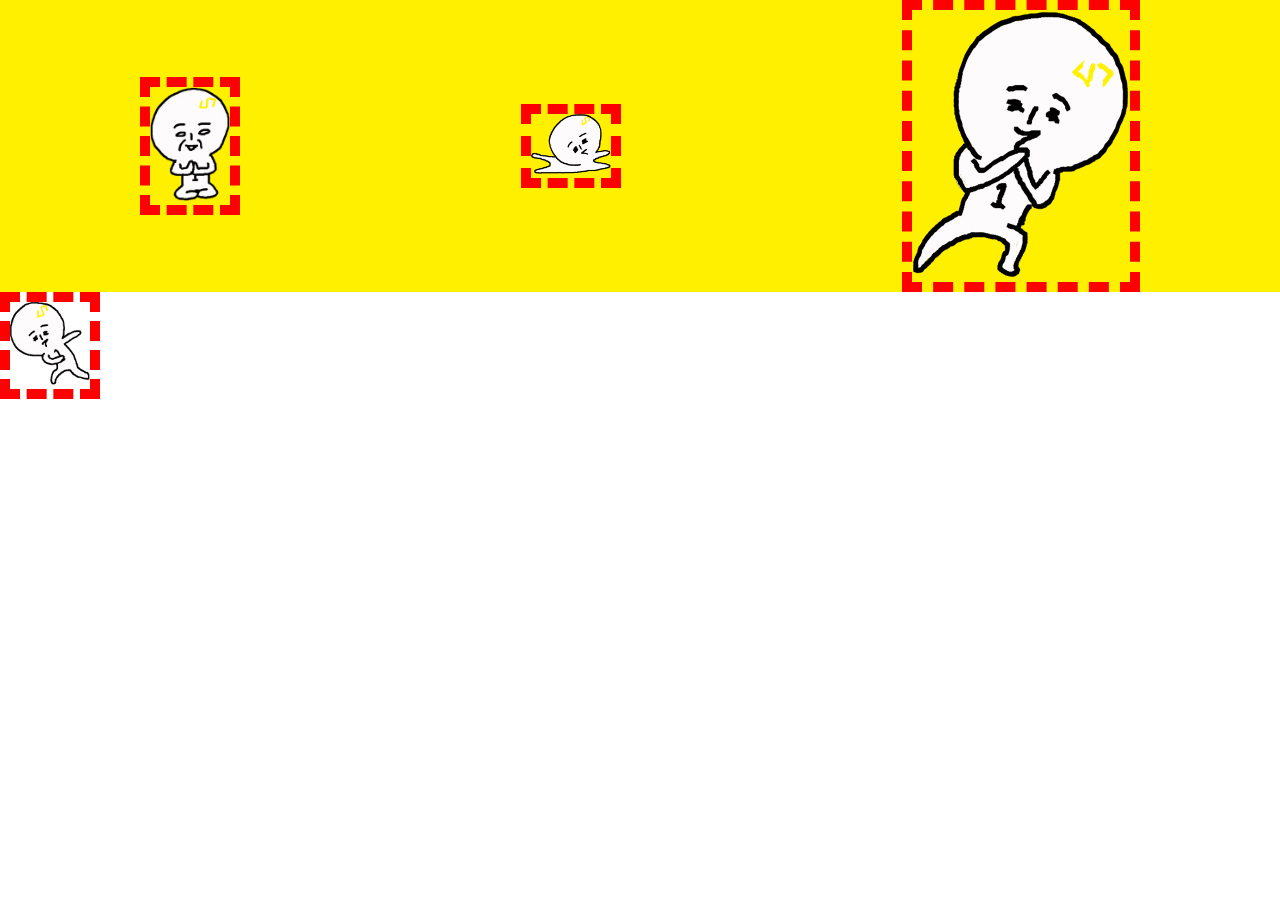
<file: Webstudy/section3/index.html>
<!DOCTYPE html>
<html>
<head>
    <meta charset="UTF-8">
    <meta name="viewport" content="width=device-width, initial-scale=1.0">
    <meta http-equiv="X-UA-Compatible" content="ie=edge">
    <title>Interactive Web</title>
    <link rel="stylesheet" href="css/reset.css">
    <style>
        img {
            max-width: 100%;
            height: auto;
        }
        .characters {
            display: flex;
            align-items: center;
            justify-content: space-around;
            background: #fff000;
        }
        .ilbuni {
            width: 100px;
            cursor: pointer;
        }
        .characters .ilbuni {
            display: inline-block;
        }
        .special {
            border: 10px dashed red;
        }
    </style>
</head>
<body>
    <div class="characters">
        <div class="ilbuni a">
            <img src="images/ilbuni_0.png" alt="일분이">
        </div>
        <div class="ilbuni b">
            <img src="images/ilbuni_1.png" alt="일분이">
        </div>
        <div class="ilbuni c">
            <img src="images/ilbuni_2.png" alt="일분이">
        </div>
    </div>
    <div class="ilbuni d">
        <img src="images/ilbuni_3.png" alt="일분이">
    </div>

    <script>
      let image = document.querySelectorAll(".ilbuni");
      
      for(i=0;i<image.length ;i++){
          console.log(image[i]);
          image[i].classList.add('special');
      }
      image[2].classList.remove('ilbuni');
      
    </script>
</body>
</html>
</file>
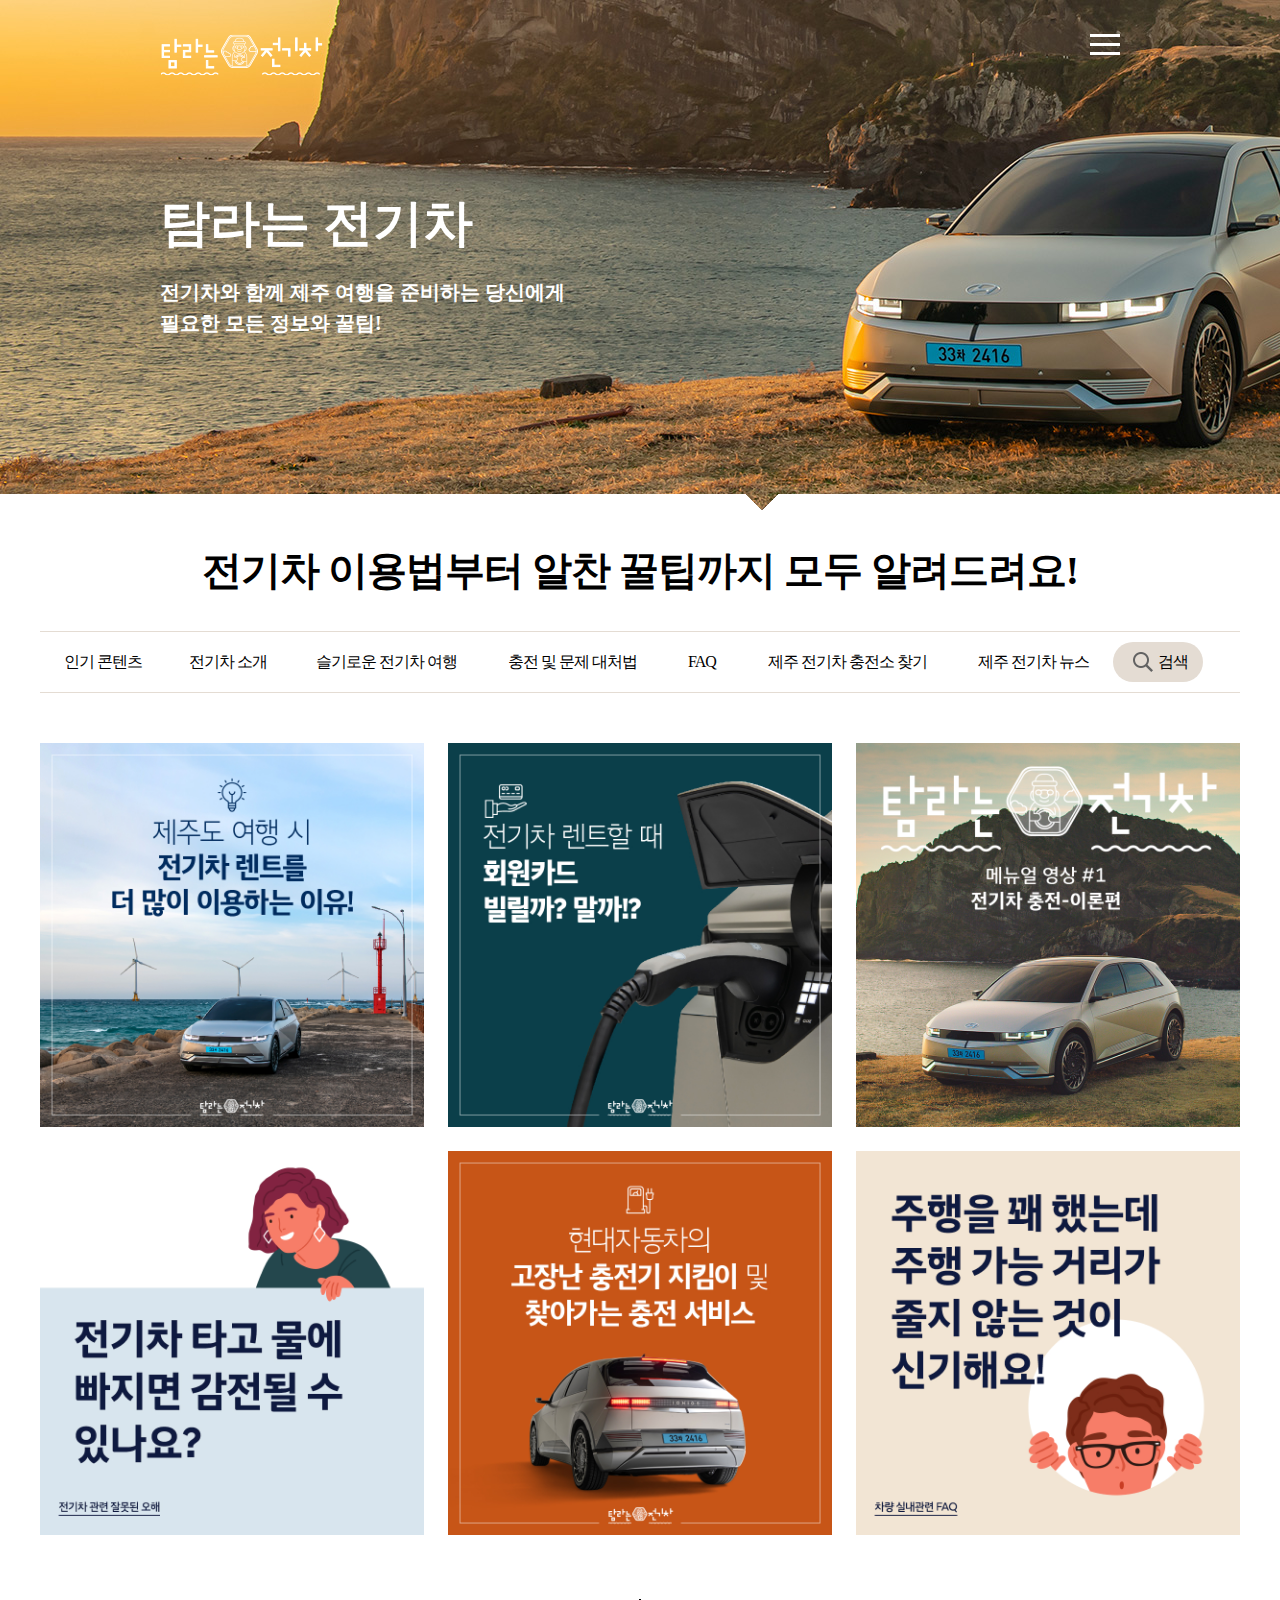
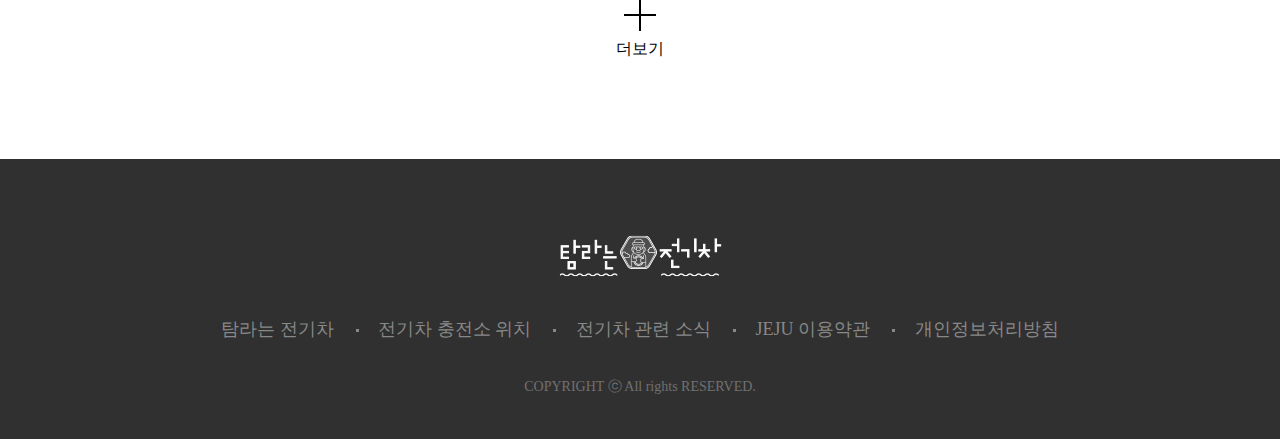
<file: Clone Coding/clonecoding.html>
<!DOCTYPE html>
<html lang="en">
<head>
    <meta charset="UTF-8">
    <meta http-equiv="X-UA-Compatible" content="IE=edge">
    <meta name="viewport" content="width=device-width, initial-scale=1.0">
    <title>탐라는 전기차</title>
    <link rel="stylesheet" href="style.css">
</head>
<body>
    <div class = "maincontents">
        <header>
            <div class = "menu-in">
                <h1>
                    <a href = "#a" class = "logo">
                        <img src="/Clone Coding/Image/www_tamraev_com/logo.png" alt="탐라는 전기차">
                    </a>
                </h1>
                <a href = "#a" class = "whole">
                    <div></div>
                    <div></div>
                    <div></div>
                </a>
            </div>
        </header>

        <div class = "container">
            <div class = "mainImg">
                <img src="/Clone Coding/Image/www_tamraev_com/main_slider_1.jpg" alt="탐라는 전기차">
            </div>

            <div class = "title">
                <h2>탐라는 전기차</h2> 
                <h3>전기차와 함께 제주 여행을 준비하는 당신에게<br>
                    필요한 모든 정보와 꿀팁!</h3>
            </div>

            <ul class = "circle">
                <li></li>
                <li></li>
                <li></li>
            </ul>

            <span class = "arrow">
                <img src = "Image/www_tamraev_com/main_slider_arrow.png">
            </span>
        </div>
    </div>
    <section class = "banner">
        <div>
            <h2>전기차 이용법부터 알찬 꿀팁까지 모두 알려드려요!</h2>
            <ul>
                <li><a href = "#a">인기 콘텐츠</a></li>
                <li><a href = "#a">전기차 소개</a></li>
                <li><a href = "#a">슬기로운 전기차 여행</a></li>
                <li><a href = "#a">충전 및 문제 대처법</a></li>
                <li><a href = "#a">FAQ</a></li>
                <li><a href = "#a">제주 전기차 충전소 찾기</a></li>
                <li><a href = "#a">제주 전기차 뉴스</a></li>
                <li><a href = "#a"><img src = "/Clone Coding/Image/www_tamraev_com/btn_search.png"><span>검색</span></a></li>
            </ul>
        </div>
    </section>

    <section class = "plus">
        <ul class = "top">
            <li><a href="#a"><img src = "/Clone Coding/Image/www_tamraev_com/20210506100948_23669410.jpg"></a></li>
            <li><a href="#a"><img src = "/Clone Coding/Image/www_tamraev_com/20210506112150_17916171.jpg"></a></li>
            <li><a href="#a"><img src = "/Clone Coding/Image/www_tamraev_com/20210506115224_18926848.jpg"></a></li>
        </ul>

        <ul class = "bottom">
            <li><a href="#a"><img src = "/Clone Coding/Image/www_tamraev_com/20210506122040_15842109.jpg"></a></li>
            <li><a href="#a"><img src = "/Clone Coding/Image/www_tamraev_com/20210506114511_93571694.jpg"></a></li>
            <li><a href="#a"><img src = "/Clone Coding/Image/www_tamraev_com/20210506122654_89371205.jpg"></a></li>
        </ul>

        <div class = "H">
            <button class = "more">
                더보기
            </button>
        </div>
    </section>

    <footer>
        <div calss = "inner">
            <p class = "logo">
                <img src = "Image/www_tamraev_com/logo.png">
            </p>
            <ul class = "menu">
                <li><a href = "#a">탐라는 전기차</a></li>
                <li><a href = "#a">전기차 충전소 위치</a></li>
                <li><a href = "#a">전기차 관련 소식</a></li>
                <li><a href = "#a">JEJU  이용약관</a></li>
                <li><a href = "#a">개인정보처리방침</a></li>
            </ul>
            <copyright>
                COPYRIGHT ⓒ All rights RESERVED.
            </copyright>
        </div>
    </footer>
</body>
</html>
</file>
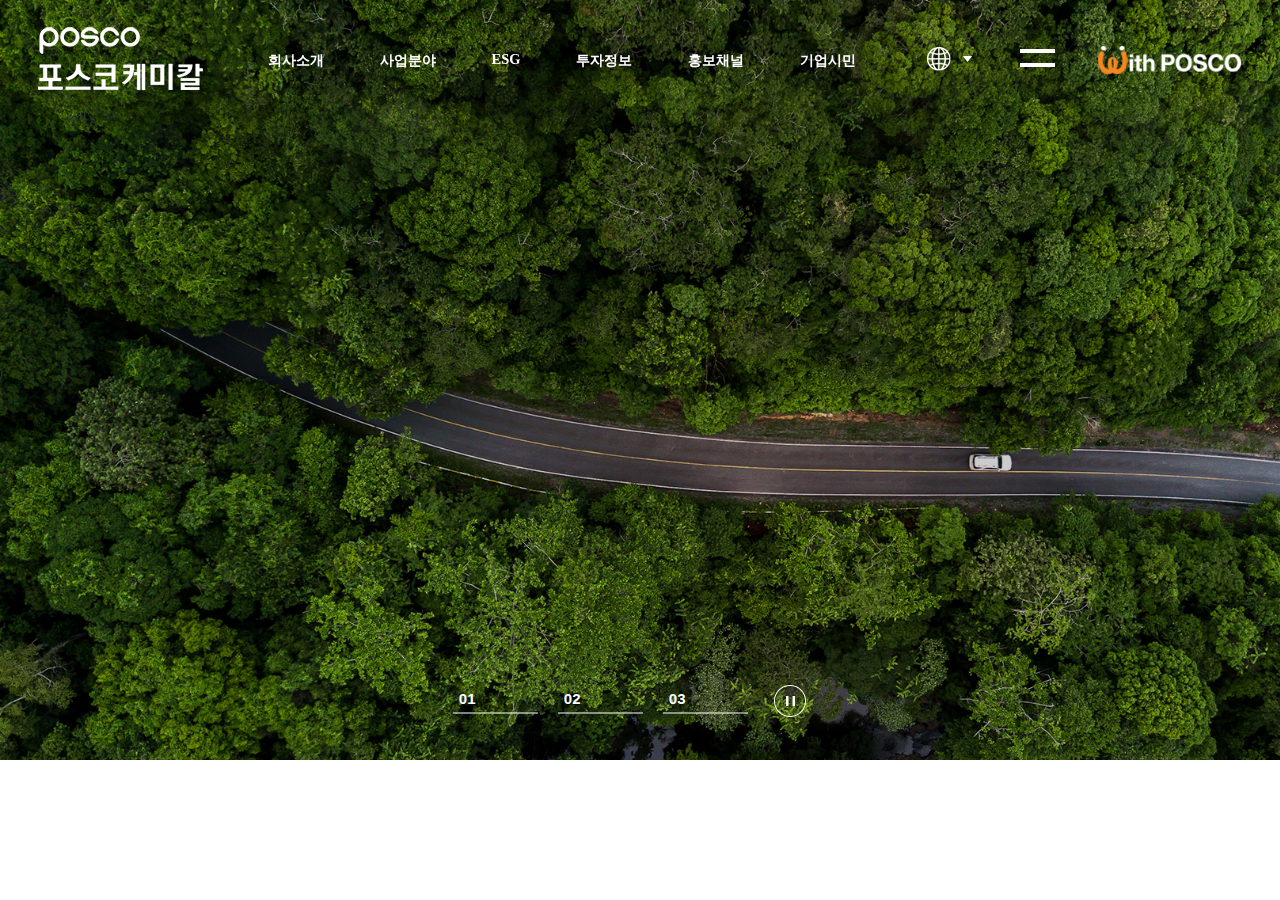
<file: OLGODA/posco.html>
<!DOCTYPE html>
<html lang="ko">
<head>
    <meta charset="UTF-8">
    <meta http-equiv="X-UA-Compatible" content="IE=edge">
    <meta name="viewport" content="width=device-width, initial-scale=1.0">
    <title>포스코케미칼</title>
    <link rel="stylesheet" href="style.css">
</head>
<body>
    <header>
        <div class = "left"><a href="#a">
            <img src="/OLGODA/www_poscochemical_com/site-logo_w.png" alt="로고"></a>
        </div>
        
        <div class = "menu">
            <ul>
                <li><a href="#a">회사소개</a></li>
                <li><a href="#a">사업분야</a></li>
                <li><a href="#a">ESG</a></li>
                <li><a href="#a">투자정보</a></li>
                <li><a href="#a">홍보채널</a></li>
                <li><a href="#a">기업시민</a></li>
            </ul>
        </div>
        <div class = "languge"><button><img src="/OLGODA/www_poscochemical_com/lang_select_w.png"  ></button></div>
        <div class = "more">
            <a href="#a" style="display: inline-block;">
                <div></div>
                <div></div>
            </a>
        </div>
        <img src="/OLGODA/www_poscochemical_com/with_posco_w.png" alt="with posco" height="28px">
    </header>
    <div class="con">
        <div class="image image1"></div>
        <div class="image image2"></div>
        
        <div class = "time">
            <ul>
                <li><button>01</button></li>
                <li><button>02</button></li>
                <li><button>03</button></li>
                <li><button><img src="/OLGODA/www_poscochemical_com/ico_pause.png"></button></li>
            </ul>
        </div>
    </div>
</body>
</html>
</file>
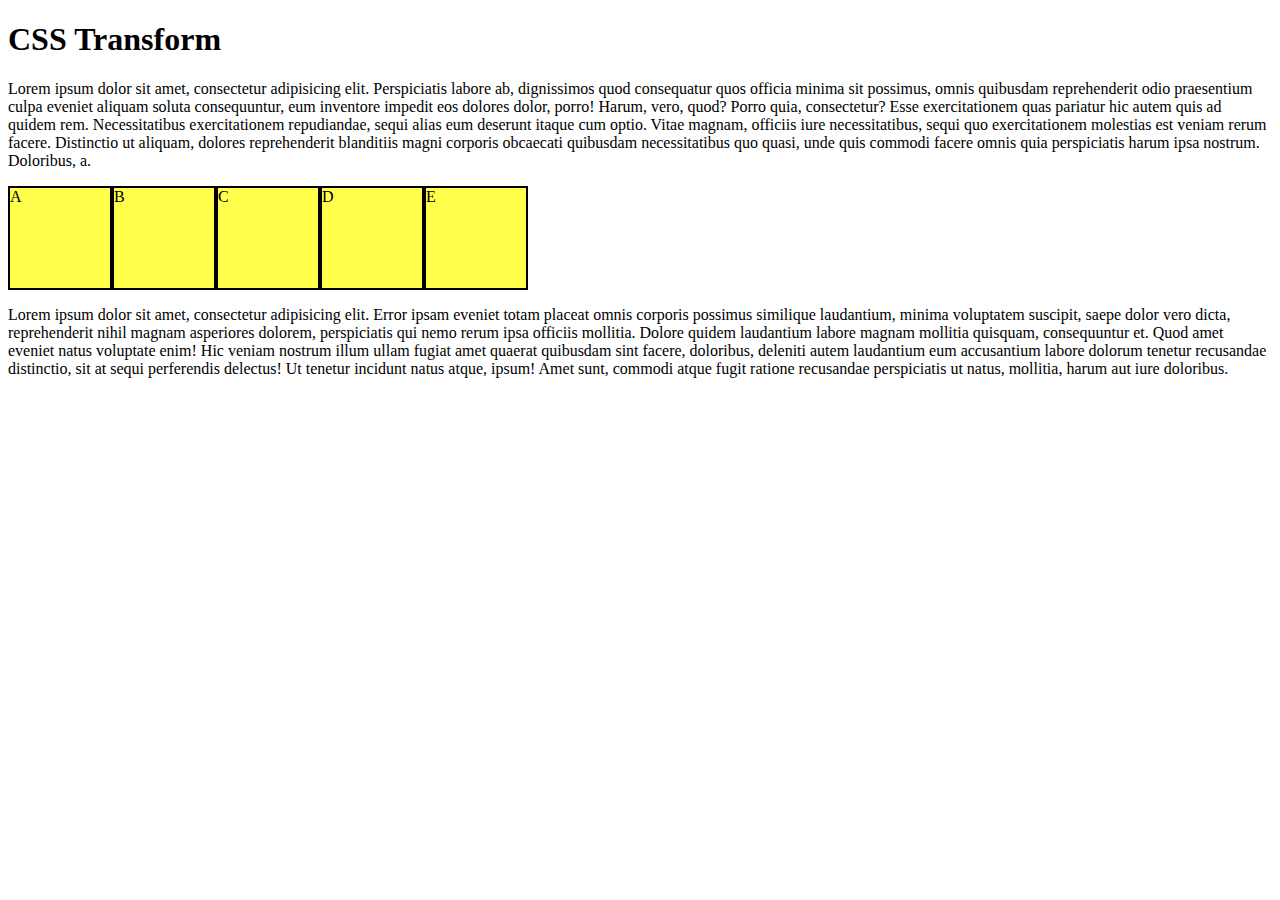
<file: Webstudy/section1/02-transition.html>
<!DOCTYPE html>
<html>
<head>
    <meta charset="UTF-8">
    <meta name="viewport" content="width=device-width, initial-scale=1.0">
    <meta http-equiv="X-UA-Compatible" content="ie=edge">
    <title>Interactive Web</title>
    <!-- <link rel="stylesheet" href="css/reset.css"> -->
    <style>
        .box-container {
            display: flex;
        }
        .box {
            width: 100px;
            height: 100px;
            border: 2px solid black;
			background: rgba(255, 255, 0, 0.7);
			transition: 1s 2s;
        }
        .box:hover {
			width: 200px;
			background: red;
            transform: scale(1.5) /*rotate(15deg)*/;
        }
    </style>
</head>
<body>
    <h1>CSS Transform</h1>
    <p>
        Lorem ipsum dolor sit amet, consectetur adipisicing elit. Perspiciatis labore ab, dignissimos quod consequatur quos officia minima sit possimus, omnis quibusdam reprehenderit odio praesentium culpa eveniet aliquam soluta consequuntur, eum inventore impedit eos dolores dolor, porro! Harum, vero, quod? Porro quia, consectetur? Esse exercitationem quas pariatur hic autem quis ad quidem rem. Necessitatibus exercitationem repudiandae, sequi alias eum deserunt itaque cum optio. Vitae magnam, officiis iure necessitatibus, sequi quo exercitationem molestias est veniam rerum facere. Distinctio ut aliquam, dolores reprehenderit blanditiis magni corporis obcaecati quibusdam necessitatibus quo quasi, unde quis commodi facere omnis quia perspiciatis harum ipsa nostrum. Doloribus, a.
    </p>
    <div class="box-container">
        <div class="box">A</div>
        <div class="box">B</div>
        <div class="box">C</div>
        <div class="box">D</div>
        <div class="box">E</div>
    </div>
    <p>
        Lorem ipsum dolor sit amet, consectetur adipisicing elit. Error ipsam eveniet totam placeat omnis corporis possimus similique laudantium, minima voluptatem suscipit, saepe dolor vero dicta, reprehenderit nihil magnam asperiores dolorem, perspiciatis qui nemo rerum ipsa officiis mollitia. Dolore quidem laudantium labore magnam mollitia quisquam, consequuntur et. Quod amet eveniet natus voluptate enim! Hic veniam nostrum illum ullam fugiat amet quaerat quibusdam sint facere, doloribus, deleniti autem laudantium eum accusantium labore dolorum tenetur recusandae distinctio, sit at sequi perferendis delectus! Ut tenetur incidunt natus atque, ipsum! Amet sunt, commodi atque fugit ratione recusandae perspiciatis ut natus, mollitia, harum aut iure doloribus.
    </p>
</body>
</html>
</file>
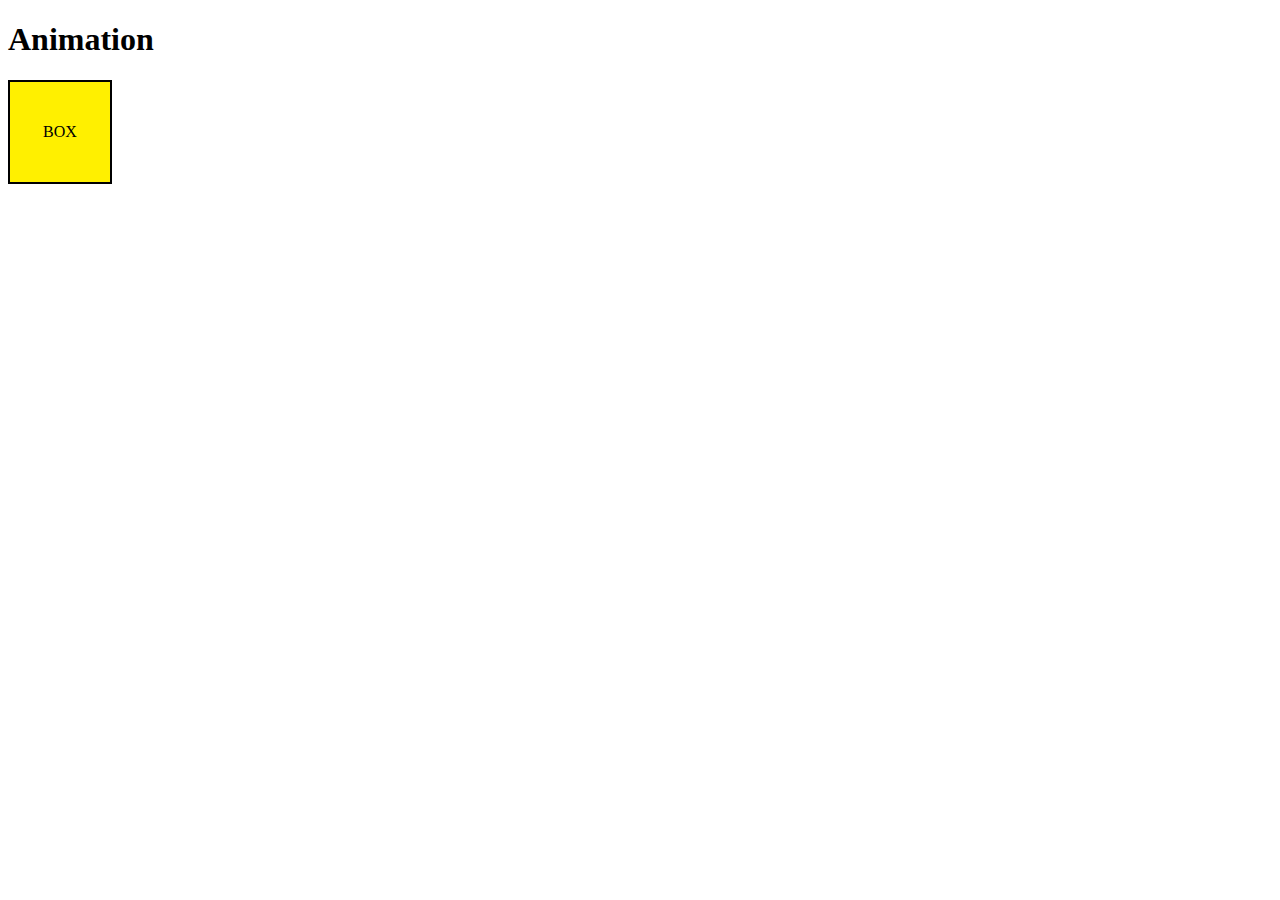
<file: Webstudy/section1/03-animation.html>
<!DOCTYPE html>
<html>
<head>
    <meta charset="UTF-8">
    <meta name="viewport" content="width=device-width, initial-scale=1.0">
    <meta http-equiv="X-UA-Compatible" content="ie=edge">
    <title>Interactive Web</title>
    <style>
        @keyframes sample-ani {
            0% {
                transform: translate(0, 0);
            }
            50% {
                background: red;
                transform: translate(300px, 0);
            }
            100% {
                transform: translate(0, 0);
            }
        }
        .box {
            display: flex;
            align-items: center;
            justify-content: center;
            width: 100px;
            height: 100px;
            border: 2px solid #000;
            background: #fff000;
            animation: sample-ani 2s linear infinite;
        }
    </style>
</head>
<body>
    <h1>Animation</h1>
    <div class="box">BOX</div>
</body>
</html>
</file>
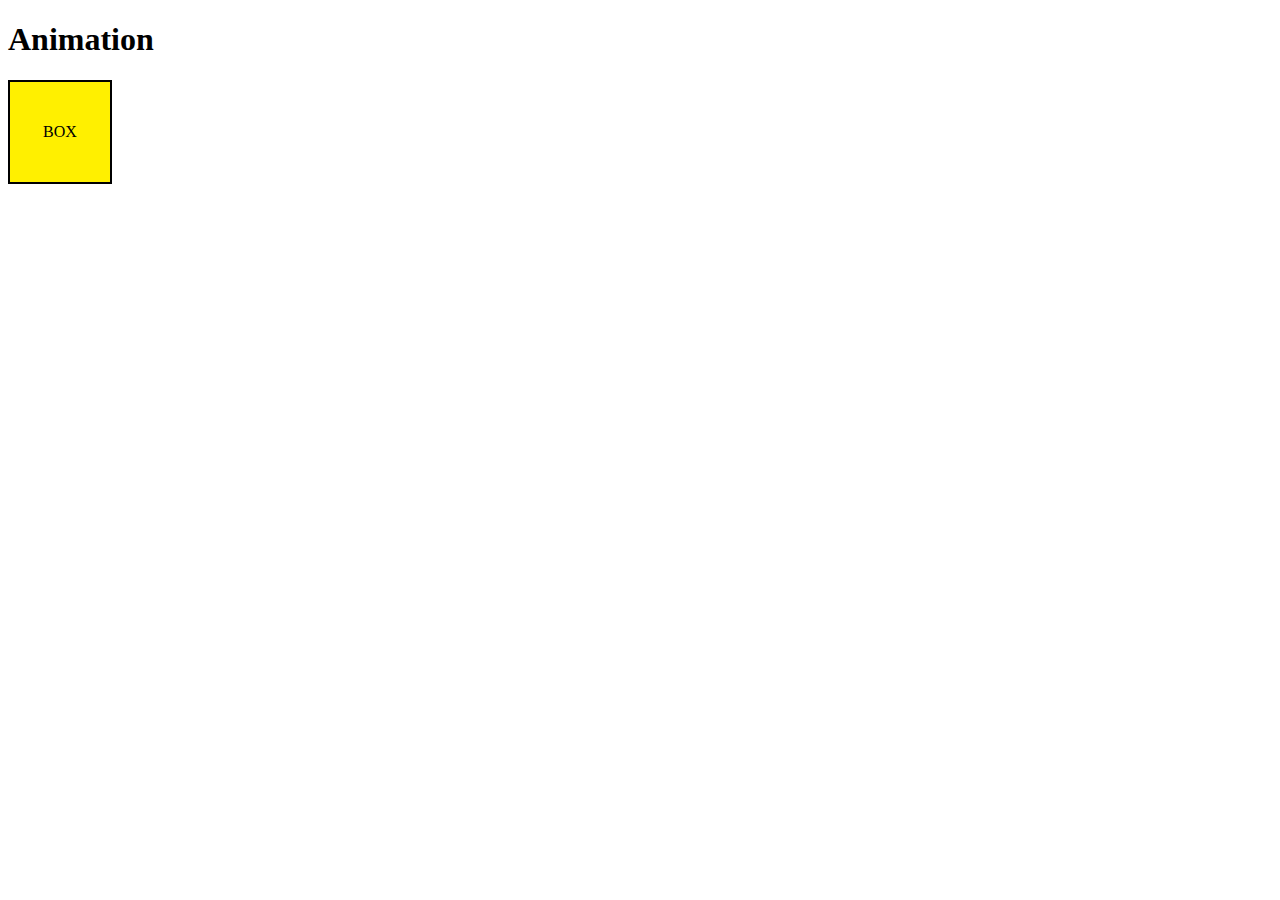
<file: Webstudy/section1/04-animation.html>
<!DOCTYPE html>
<html>
<head>
    <meta charset="UTF-8">
    <meta name="viewport" content="width=device-width, initial-scale=1.0">
    <meta http-equiv="X-UA-Compatible" content="ie=edge">
    <title>Interactive Web</title>
    <style>
        @keyframes sample-ani {
            0% {
                transform: translate(0, 0);
            }
            50% {
                background: red;
                transform: translate(300px, 0);
            }
            100% {
                transform: translate(400px, 500px);
            }
        }
        .box {
            display: flex;
            align-items: center;
            justify-content: center;
            width: 100px;
            height: 100px;
            border: 2px solid #000;
            background: #fff000;
            animation: sample-ani 3s linear infinite alternate
        }
        .box:hover {
            animation-play-state: paused;
        }
    </style>
</head>
<body>
    <h1>Animation</h1>
    <div class="box">BOX</div>
</body>
</html>
</file>
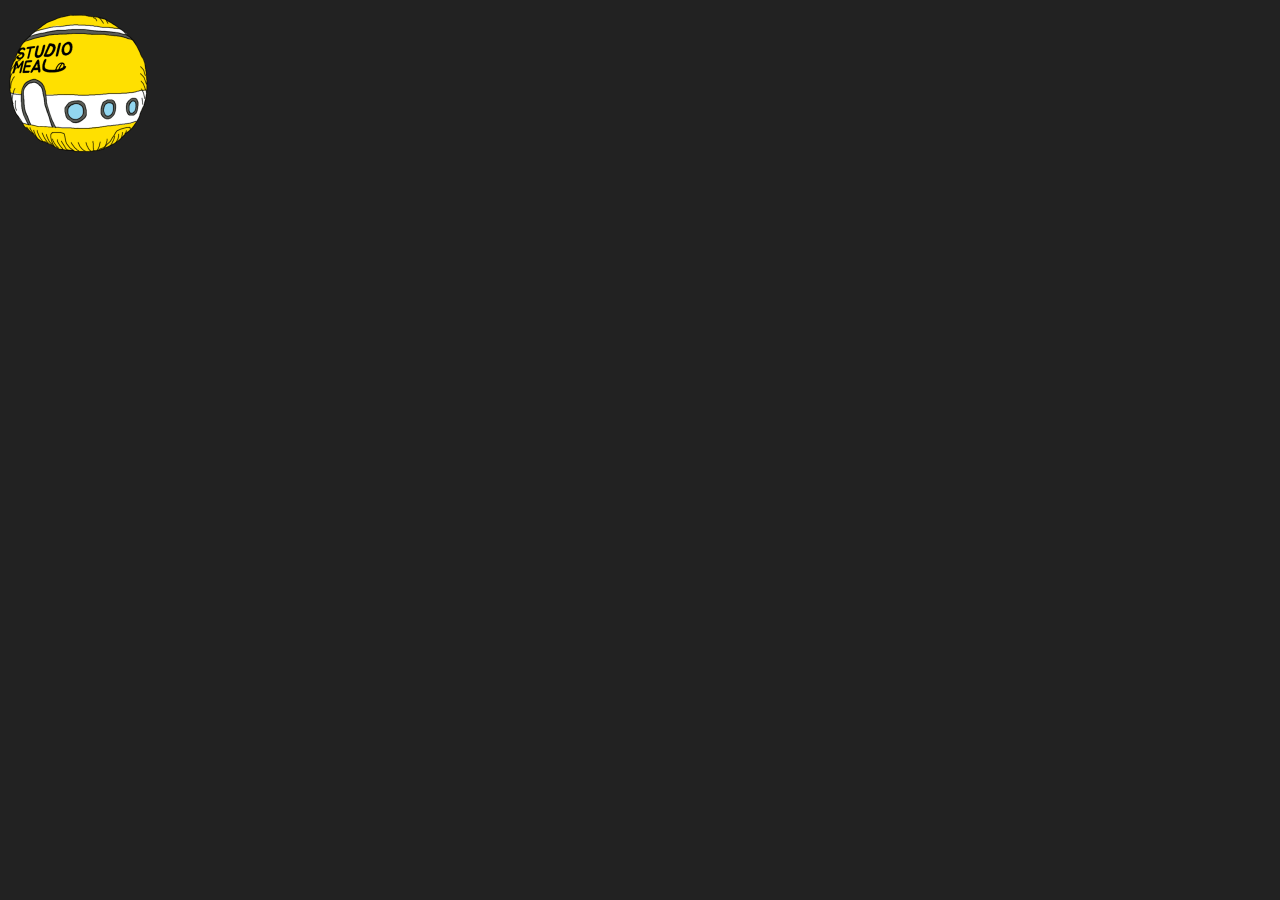
<file: Webstudy/section1/05-animation.html>
<!DOCTYPE html>
<html>
<head>
    <meta charset="UTF-8">
    <meta name="viewport" content="width=device-width, initial-scale=1.0">
    <meta http-equiv="X-UA-Compatible" content="ie=edge">
    <title>Interactive Web</title>
    <style>
        body {
            background: #222;
        }
        @keyframes spaceship-ani {
            to {
                background-position: -2550px 0;
            }
        }
        .spaceship {
            width: 150px;
            height: 150px;
            background: url('images/sprite_spaceship.png') no-repeat 0 0 / cover;
            animation: spaceship-ani 1s infinite steps(17);
        }
    </style>
</head>
<body>
    <div class="spaceship"></div>
</body>
</html>
</file>
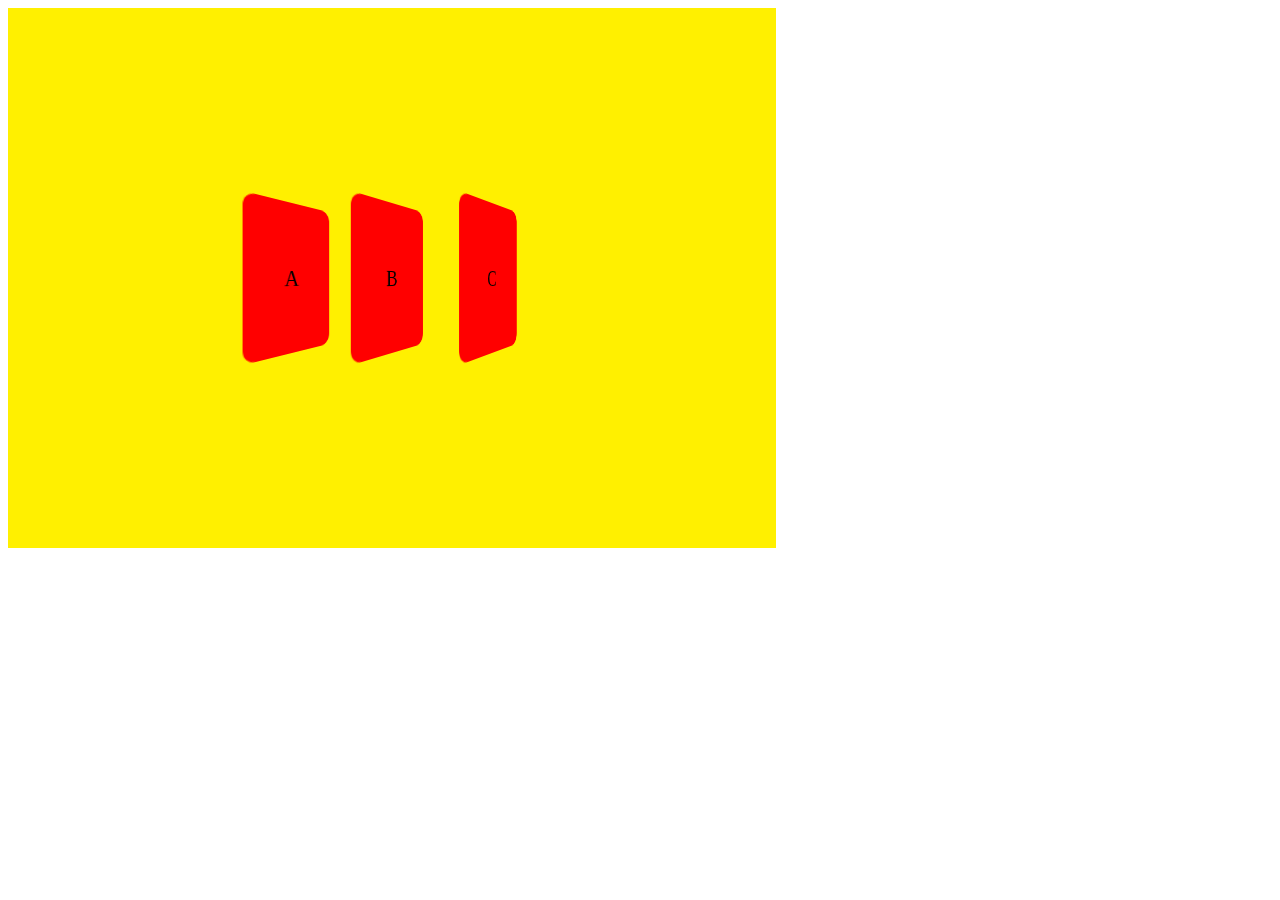
<file: Webstudy/section2/01.html>
<!DOCTYPE html>
<html>
<head>
    <meta charset="UTF-8">
    <meta name="viewport" content="width=device-width, initial-scale=1.0">
    <meta http-equiv="X-UA-Compatible" content="ie=edge">
    <title>Interactive Web</title>
    <style>
    .world {
      display: flex;
      align-items: center;
      justify-content: center;
      width: 60vw;
      height: 60vh;
      background: #fff000;
      perspective: 500px;
		  /*서로 다른 효과를 얻음*/
  }
		.card {
			display: flex;
			align-items: center;
			justify-content: center;
			width: 100px;
			height: 150px;
			border-radius: 0.5em;
			font-size: 1.5rem;
			background: red;
			transform: rotateY(45deg);
			transform: perspective(500px) rotateY(45deg);
      /*서로 같은 효과를 얻음*/
		}
    </style>
</head>
<body>
    <div class="world">
		<div class="card">A</div>
		<div class="card">B</div>
		<div class="card">C</div>
    </div>
</body>
</html>
</file>
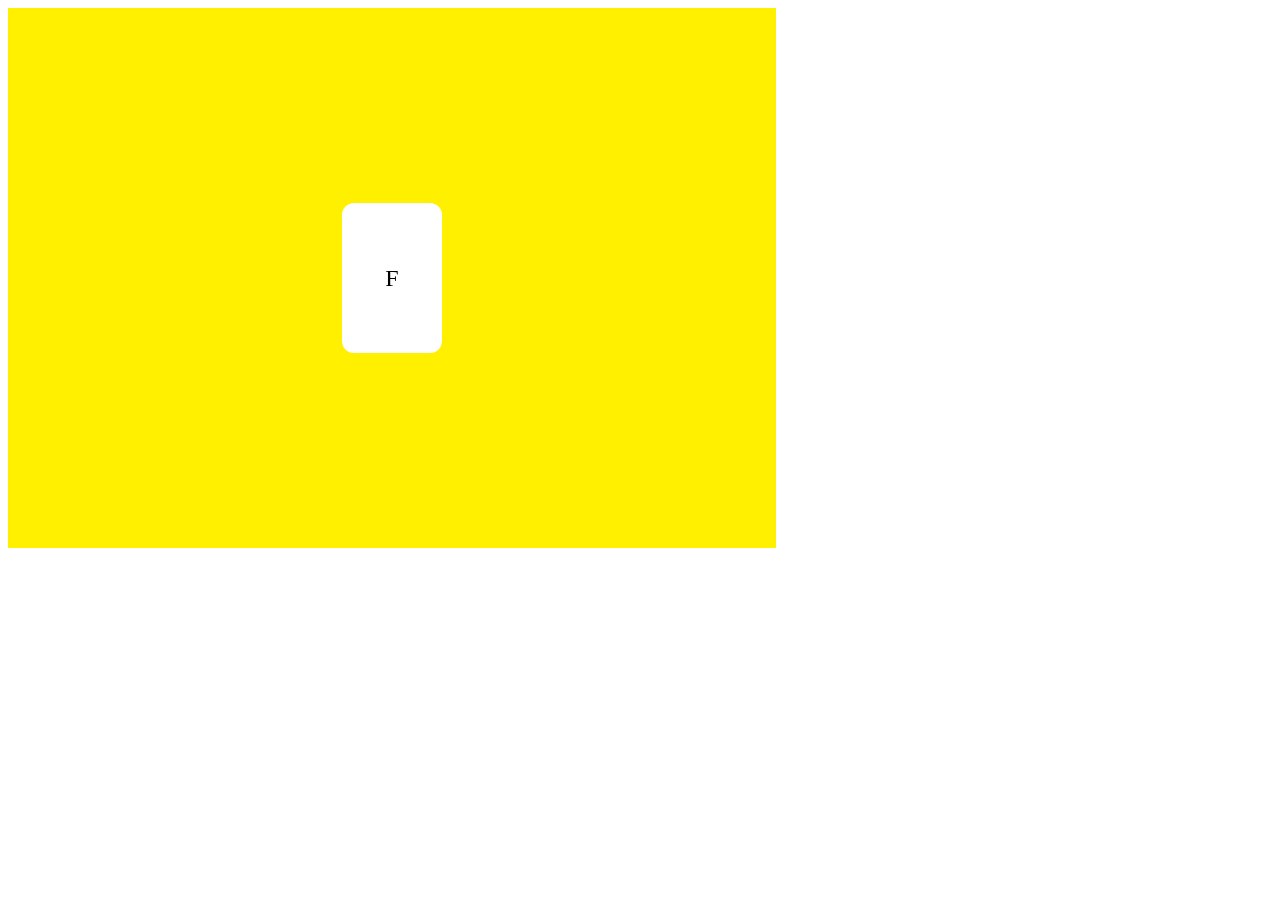
<file: Webstudy/section2/02.html>
<!DOCTYPE html>
<html>
<head>
    <meta charset="UTF-8">
    <meta name="viewport" content="width=device-width, initial-scale=1.0">
    <meta http-equiv="X-UA-Compatible" content="ie=edge">
    <title>Interactive Web</title>
    <style>
        .world {
            display: flex;
            align-items: center;
            justify-content: center;
            width: 60vw;
            height: 60vh;
            background: #fff000;
            perspective: 500px;
        }
        .card {
            position: relative;
            width: 100px;
            height: 150px;
            margin: 1em;
            transform: rotateY(0deg);
            transition: 1s;
            transform-style: preserve-3d; /*자식에게 3d 효과를 적용함*/
        }
        .card-side {
            display: flex;
            align-items: center;
            justify-content: center;
            position: absolute;
            left: 0;
            top: 0;
            width: 100%;
            height: 100%;
            border-radius: 0.5em;
            font-size: 1.5rem;
            backface-visibility: hidden;/*뒷면을 감춤*/
        }
        .card-side-front {
            z-index: 1;
            background: white;
        }
        .card-side-back {
            background: red;
            transform: rotateY(180deg);
        }
        .world:hover .card {
            transform: rotateY(180deg);
        }
    </style>
</head>
<body>
    <div class="world">
        <div class="card">
            <div class="card-side card-side-front">F</div>
            <div class="card-side card-side-back">B</div>
        </div>
    </div>
</body>
</html>
</file>
<file: Clone Coding/style.css>
html,
body {
  margin: 0;
  height: 100%;
}

.maincontents {
  overflow: hidden;
  width: 100%;
  height: 510px;
  position: relative;
}

header {
  position: relative;
  min-width: 1280px;
  top: 0;
  width: 100%;
  height: 110px;
  z-index: 2;
}
header h1 {
  margin: 0;
}

header .menu-in .logo {
  position: absolute;
  top: 34px;
  left: 160px;
}
header .menu-in .whole {
  position: absolute;
  display: inline-block;
  height: 21px;
  right: 160px;
  top: 34px;
}
header .menu-in .whole div {
  width: 30px;
  height: 3px;
  background-color: white;
  margin-bottom: 6px;
  box-sizing: border-box;
}

.container {
  position: absolute;
  z-index: 1;
  top: 0;
}

.container .title {
  display: inline-block;
  position: absolute;
  letter-spacing: 0px;
  top: 190px;
  left: 160px;
}

.container .title h2 {
  font-size: 50px;

  color: white;
  margin: 0;
}

.container .title h3 {
  font-size: 20px;
  color: white;
  line-height: 31px;
}

.container .circle {
  display: inline-block;
  position: absolute;
  top: 190px;
  right: 550px;
}

.container .circle > li {
  display: block;
  width: 10px;
  height: 10px;
  border-radius: 100%;
  background-color: white;
  margin: 20px 0 20px 0;
}

.container .circle :nth-child(0) {
  border: solid 1px white;
}

.container .arrow {
  position: absolute;
  display: inline-block;
  width: 32px;
  height: 20px;
  bottom: 0;
  left: 746px;
}

.container span::after {
  content: "";
  left: 100%;
  position: absolute;
  width: 1920px;
  height: 20px;
  background-color: white;
}

.container span::before {
  content: "";
  right: 100%;
  position: absolute;
  width: 1920px;
  height: 20px;
  background-color: white;
}

.banner {
  width: 100%;
  top: 70%;
  text-align: center;
}

.banner div {
  width: 1200px;
  margin: 0 auto;
  letter-spacing: -1px;
}

.banner h2 {
  font-size: 40px;
}

.banner ul {
  display: flex;

  font-size: 16px;
  list-style: none;
  padding: 0;
  border-top: solid 1px #e4dcd3;
  border-bottom: solid 1px #e4dcd3;
}

.banner ul li a {
  display: inline-block;
  line-height: 60px;
  text-decoration: none;
  color: inherit;
}
.banner ul li a:hover {
  color: #007fa8;
}
.banner ul li:nth-child(1) {
  width: 125px;
  height: 60px;
}

.banner ul li:nth-child(2) {
  width: 125px;
  height: 60px;
}
.banner ul li:nth-child(3) {
  width: 192px;
  height: 60px;
}
.banner ul li:nth-child(4) {
  width: 180px;
  height: 60px;
}
.banner ul li:nth-child(5) {
  width: 80px;
  height: 60px;
}
.banner ul li:nth-child(6) {
  width: 211px;
  height: 60px;
}
.banner ul li:nth-child(7) {
  width: 160px;
  height: 60px;
}
.banner ul li:nth-child(8) {
  width: 90px;
  height: 40px;
  margin-top: 10px;
  background-color: #e4dcd3;
  border-radius: 20px;

  position: relative;
}

.banner ul li:nth-child(8) img {
  position: absolute;
  top: 10px;
  left: 20px;
  line-height: 60px;
}

.banner ul li:nth-child(8) span {
  position: absolute;
  left: 50%;
  top: -10px;
}
.plus {
  margin-top: 50px;
  padding-bottom: 100px;
}
.plus ul {
  display: flex;
  width: 1200px;
  height: 384px;
  margin: 24px auto;
  padding: 0;
}
.plus ul li {
  float: left;
  margin-right: 24px;
  list-style: none;
}
.plus a {
  display: inline-block;
}
.plus a img {
  width: 384px;
  height: 384px;
}

.plus .H {
  width: auto;
  margin-top: 64px;
}
.plus .more {
  width: 50px;
  height: 60px;
  display: block;
  font-size: 16px;
  font-family: "hh_r";
  margin: 40px auto 0;
  padding: 0;
  padding-top: 40px;
  box-sizing: border-box;

  background-color: white;
  border: none;

  position: relative;
}

.plus .more::after {
  position: absolute;
  content: "";
  display: block;
  width: 32px;
  height: 2px;
  top: 25%;
  left: 18%;
  background-color: black;
}

.plus .more::before {
  position: absolute;
  content: "";
  display: block;
  width: 2px;
  height: 32px;
  background-color: black;
  left: 47%;
  top: 0;
}

footer {
  width: 100%;
  height: 280px;
  padding: 60px 0 60px 0;
  box-sizing: border-box;
  background-color: #303030;
  text-align: center;
}

footer ul {
  padding: 0;
  margin: 36px auto;
  list-style: none;
  font-size: 18px;
  color: #888888;
}

footer ul li {
  position: relative;
}
footer ul li,
a {
  display: inline-block;
}

footer ul li a {
  text-decoration: none;
  color: inherit;
  margin: 0 20px 0 20px;
}

footer ul li a::after {
  position: absolute;
  top: 50%;
  bottom: 2px;
  right: -5px;
  content: "";
  display: block;
  width: 3px;
  height: 3px;
  background-color: #888888;
}

footer ul li:nth-child(5) a::after {
  display: none;
}
footer copyright {
  font-size: 14px;
  color: #707070;
}
</file>
<file: OLGODA/style.css>
body {
  margin: 0;
}
a {
  text-decoration: none;
  color: inherit;
}
ul {
  list-style: none;
}
header {
  position: fixed;
  display: flex;
  width: 100%;
  height: 120px;
  z-index: 100;
  background-color: rgb(0, 0, 0, 0);
  color: white;
  align-items: center;
  justify-content: space-between;
  padding: 0 3%;
  box-sizing: border-box;
}
header .left {
  flex-grow: 1;
}
button {
  background-color: #11ffee00;
  border: none;
  cursor: pointer;
}
header .menu {
  width: 645px;
  font-weight: 600;
  font-size: 0.9rem;
}
header .menu ul {
  display: flex;
  padding: 0;
  justify-content: space-around;
}

header .more {
  width: 120px;
  box-sizing: border-box;
  padding: 0 42.5px 0 42.5px;
}
header .languge {
  margin-left: 3%;
}
header .more div {
  width: 35px;
  height: 4px;
  background-color: white;
  transition: 0.5s;
}
header .more div:nth-child(1) {
  margin-bottom: 10px;
}
header .more div:nth-child(2) {
  margin-top: 10px;
}
header .more a:hover div:nth-child(1) {
  transform: translateY(2.5px);
}
header .more a:hover div:nth-child(2) {
  transform: translateY(-2.5px);
}

@keyframes ani {
  from {
    opacity: 0;
  }
  to {
    opacity: 1;
  }
}
.con {
  width: 100%;
  height: 760px;
  position: relative;
}
.con .image {
  width: 100%;
  height: 100%;
  position: absolute;
}

.con .image1 {
  background: url("/OLGODA/www_poscochemical_com/main_visual_bg01.jpg")
    no-repeat;
  background-size: auto 100%;
}

.con .image2 {
  background: url("/OLGODA/www_poscochemical_com/main_visual_bg02.jpg")
    no-repeat;
  background-size: auto 100%;
  animation: ani 5s linear alternate infinite;
}
.con .time {
  position: absolute;
  bottom: 30px;
  left: 51%;
  transform: translateX(-50%);
}
.con .time ul {
  display: flex;
  padding: 0;
  justify-content: space-between;
  width: 400px;
  height: 30px;
}
.con .time ul li {
  width: 85px;
  height: auto;
  border-bottom: 2px solid rgba(255, 255, 255, 0.5);
}
.con .time ul li:last-child {
  border: none;
}
.con .time ul li button {
  width: 100%;
  height: 100%;
  font-size: 15px;
  font-weight: 600;
  text-align: left;
  color: white;
}
</file>
